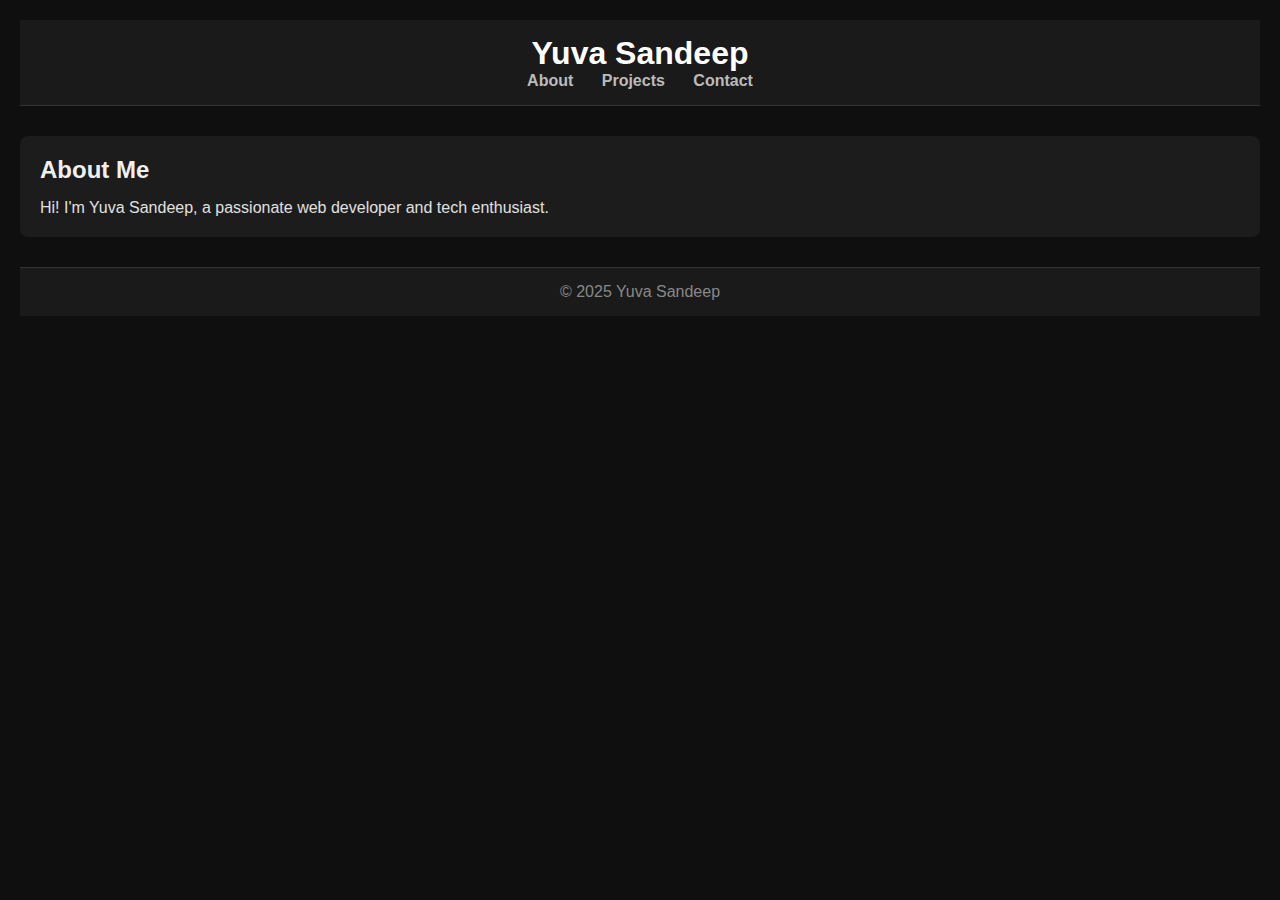
<file: index.html>
<!DOCTYPE html>
<html lang="en">
<head>
  <meta charset="UTF-8" />
  <meta name="viewport" content="width=device-width, initial-scale=1.0"/>
  <title>Yuva Sandeep | Portfolio</title>
  <link rel="stylesheet" href="style.css"/>
</head>
<body>
  <header>
    <h1>Yuva Sandeep</h1>
    <nav>
      <a href="index.html">About</a>
      <a href="projects.html">Projects</a>
      <a href="contact.html">Contact</a>
    </nav>
  </header>

  <section class="about">
    <h2>About Me</h2>
    <p>Hi! I'm Yuva Sandeep, a passionate web developer and tech enthusiast.</p>
  </section>

  <footer>
    <p>&copy; 2025 Yuva Sandeep</p>
  </footer>
</body>
</html>
</file>
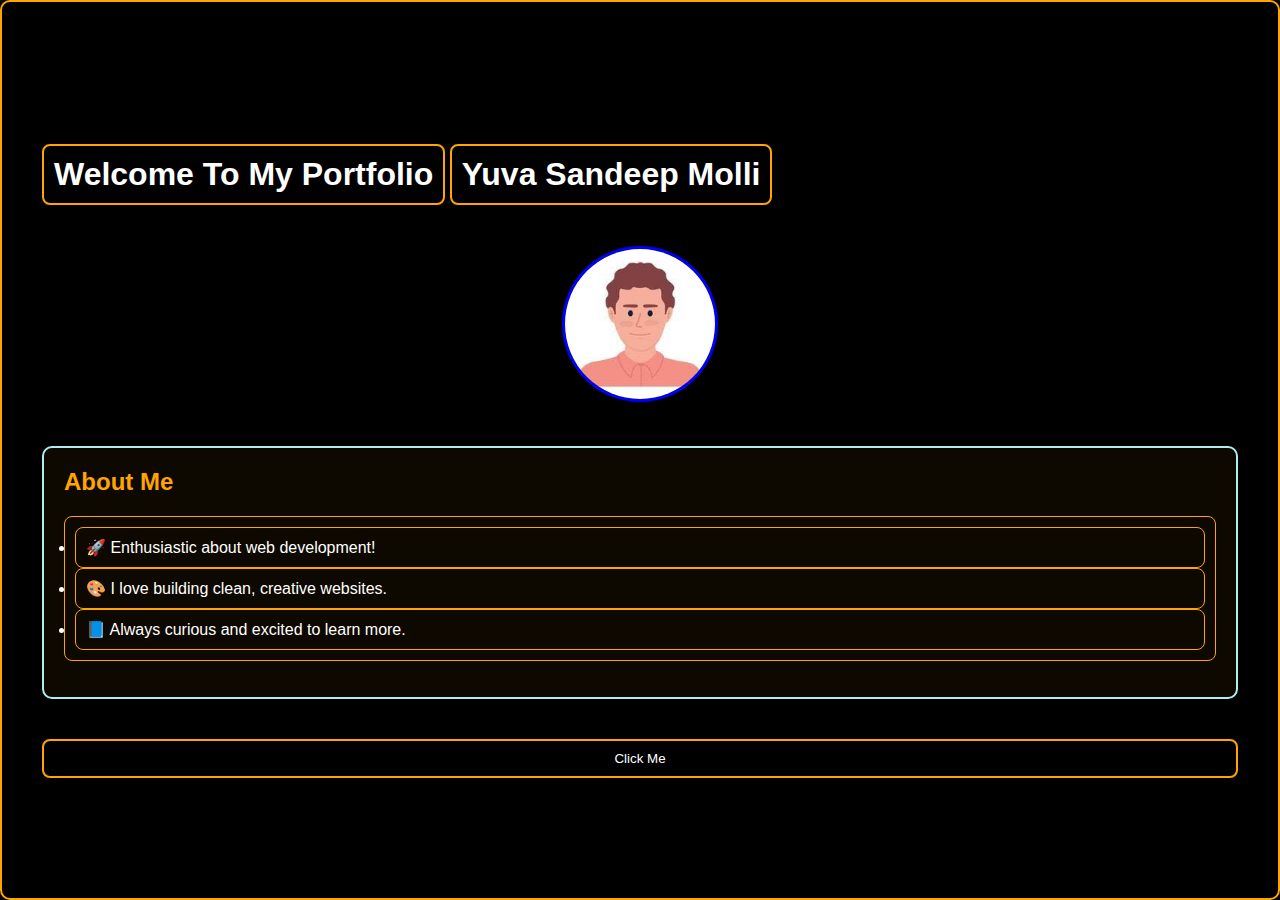
<file: Task1/index.html>
<!DOCTYPE html>
<html lang="en">
<head>
  <meta charset="UTF-8" />
  <meta name="viewport" content="width=device-width, initial-scale=1.0"/>
  <title>My Portfolio</title>
  <link rel="stylesheet" href="style.css" />
</head>
<body>
  <main class="container">
    <section class="page" id="page1">
        
            
        
      <header>
        <h1>Welcome To My Portfolio</h1>
        <h1>Yuva Sandeep Molli</h1>
      </header>

      <div class="profile">
        <img src="your-photo.jpg" alt="My Photo" class="profile-pic" />
      </div>

      <div class="about">
        <h2>About Me</h2>
        <ul>
          <li>🚀 Enthusiastic about web development!</li>
          <li>🎨 I love building clean, creative websites.</li>
          <li>📘 Always curious and excited to learn more.</li>
        </ul>
      </div>

    

      <button onclick="showAlert()">Click Me</button>
    </section>


    <section class="page" id="page2">
  <h2>My Projects</h2>
  <div class="projects">
    <a href="about:blank" target="_blank">Project 1</a>
    <a href="about:blank" target="_blank">Project 2</a>
    <a href="about:blank" target="_blank">Project 3</a>
  </div>
</section>


  </main>

  <script src="script.js"></script>
</body>
</html>
</file>
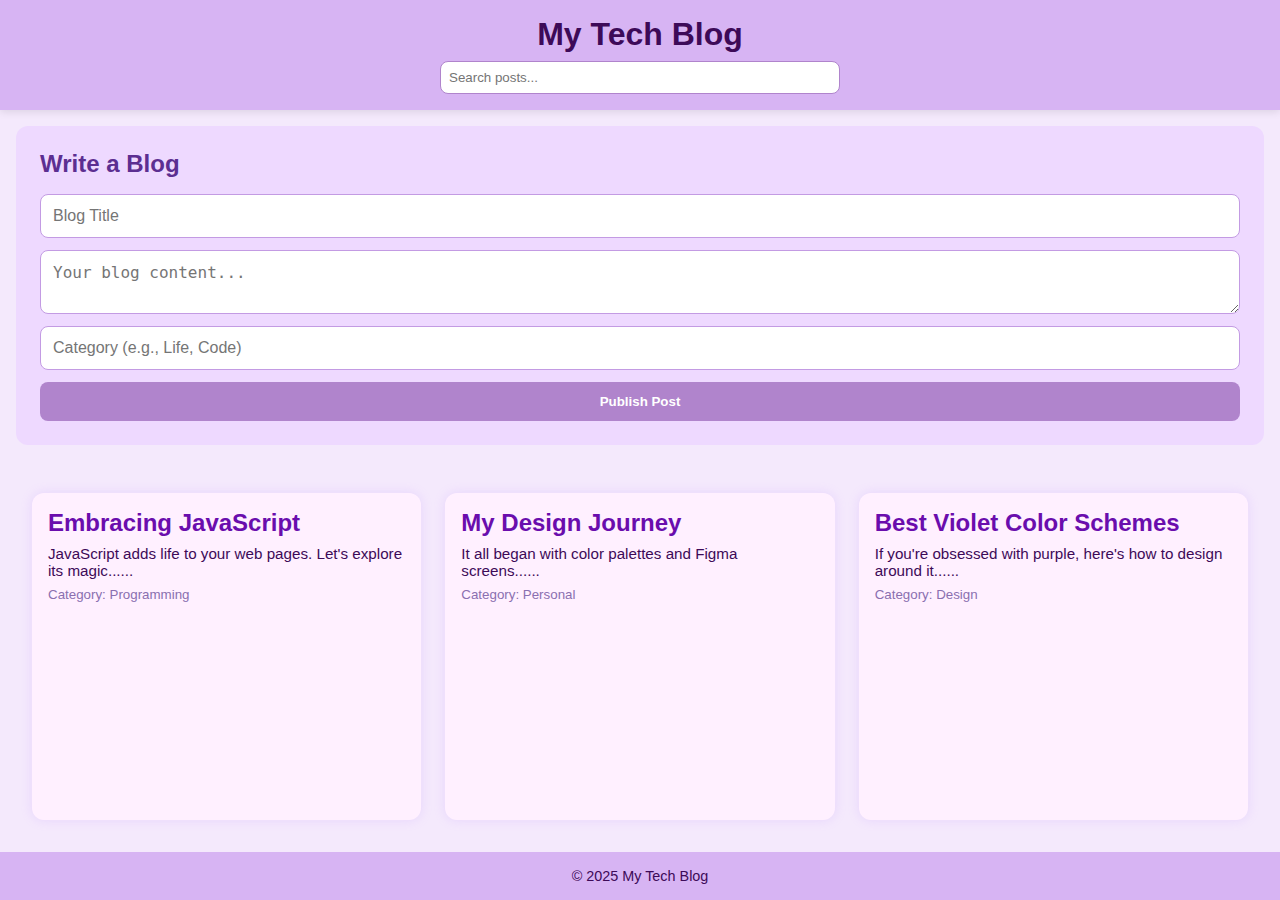
<file: Task5/index.html>
<!DOCTYPE html>
<html lang="en">
<head>
  <meta charset="UTF-8" />
  <meta name="viewport" content="width=device-width, initial-scale=1.0"/>
  <title>My Tech Blog </title>
  <link rel="stylesheet" href="style.css" />
</head>
<body>
  <header>
    <h1>My Tech Blog</h1>
    <input type="text" id="search" placeholder="Search posts..." />
  </header>

  <section id="new-post">
    <h2>Write a Blog</h2>
    <form id="post-form">
      <input type="text" id="title" placeholder="Blog Title" required />
      <textarea id="content" placeholder="Your blog content..." required></textarea>
      <input type="text" id="category" placeholder="Category (e.g., Life, Code)" required />
      <button type="submit">Publish Post</button>
    </form>
  </section>

  <main id="blog-list">
    <!-- Blog posts will appear here -->
  </main>

  <footer>
    <p>&copy; 2025 My Tech Blog</p>
  </footer>

  <script src="javas.js"></script>
</body>
</html>
</file>
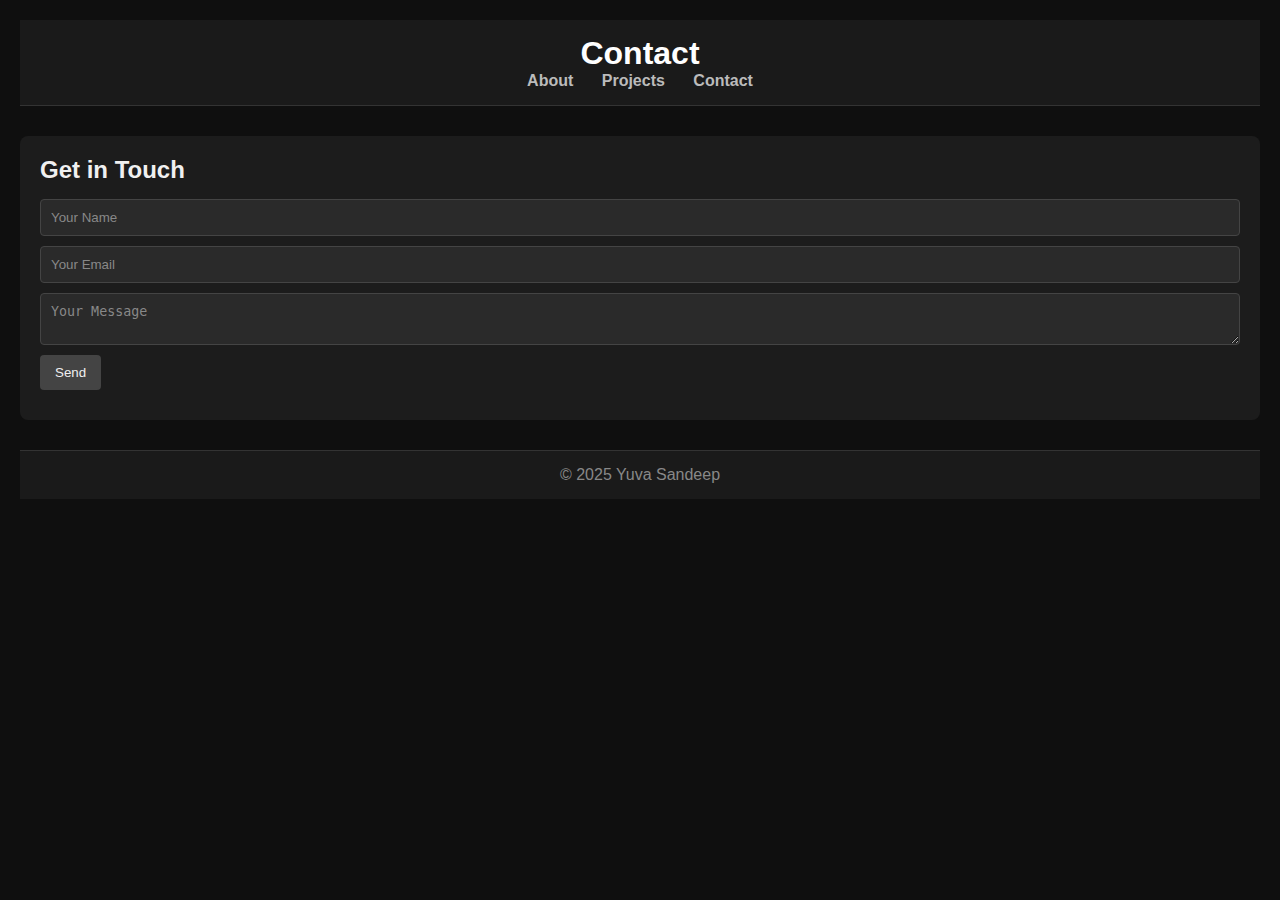
<file: Contact.html>
<!DOCTYPE html>
<html lang="en">
<head>
  <meta charset="UTF-8"/>
  <meta name="viewport" content="width=device-width, initial-scale=1.0"/>
  <title>Contact Me</title>
  <link rel="stylesheet" href="style.css"/>
</head>
<body>
  <header>
    <h1>Contact</h1>
    <nav>
      <a href="index.html">About</a>
      <a href="projects.html">Projects</a>
      <a href="contact.html">Contact</a>
    </nav>
  </header>

  <section class="contact">
    <h2>Get in Touch</h2>
    <form id="contactForm">
      <input type="text" id="name" placeholder="Your Name" required/>
      <input type="email" id="email" placeholder="Your Email" required/>
      <textarea id="message" placeholder="Your Message" required></textarea>
      <button type="submit">Send</button>
    </form>
    <p id="formMessage"></p>
  </section>

  <footer>
    <p>&copy; 2025 Yuva Sandeep</p>
  </footer>

  <script src="script.js"></script>
</body>
</html>
</file>
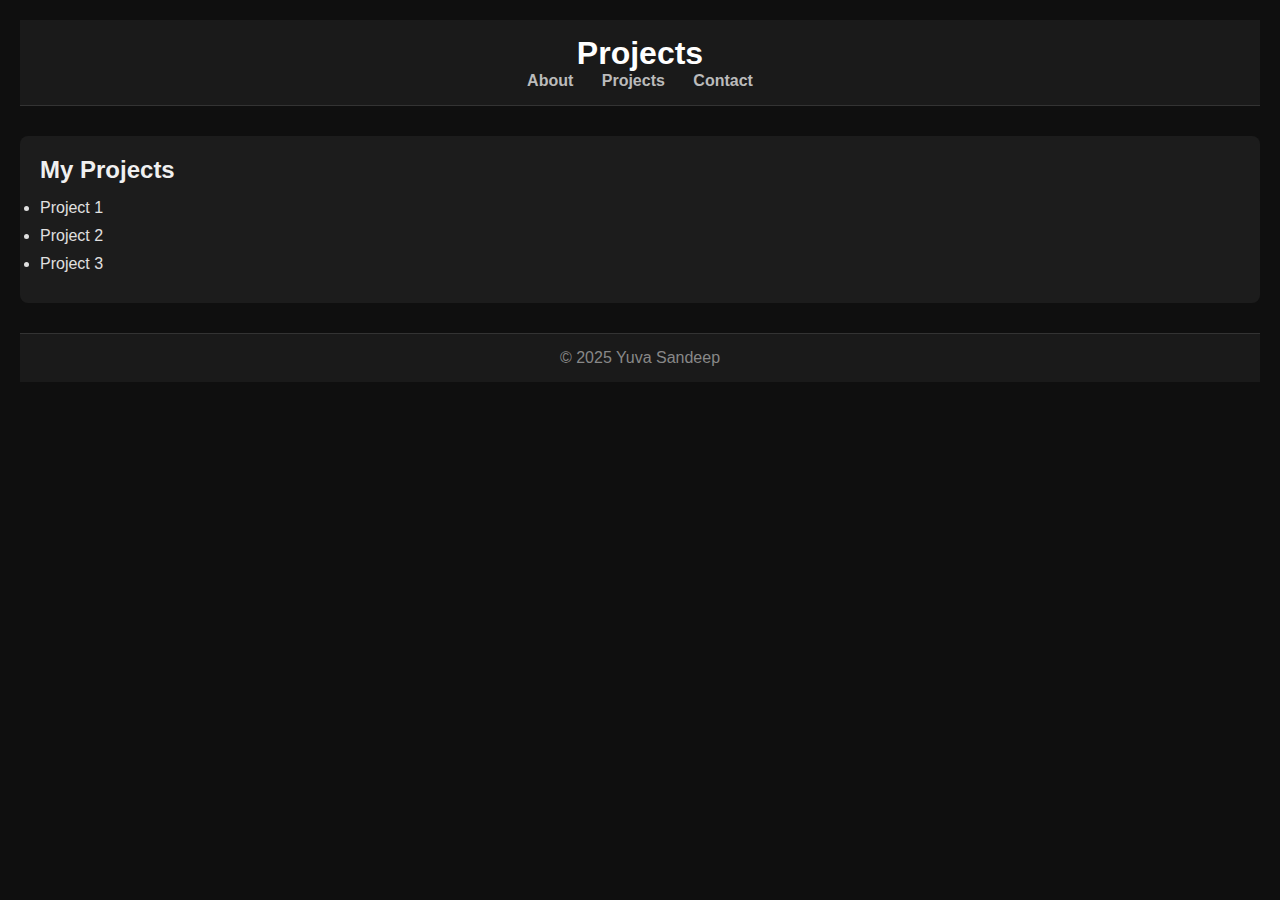
<file: projects.html>
<!DOCTYPE html>
<html lang="en">
<head>
  <meta charset="UTF-8" />
  <meta name="viewport" content="width=device-width, initial-scale=1.0"/>
  <title>Projects</title>
  <link rel="stylesheet" href="style.css"/>
</head>
<body>
  <header>
    <h1>Projects</h1>
    <nav>
      <a href="index.html">About</a>
      <a href="projects.html">Projects</a>
      <a href="contact.html">Contact</a>
    </nav>
  </header>

  <section class="projects">
    <h2>My Projects</h2>
    <ul>
      <li>Project 1</li>
      <li>Project 2</li>
      <li>Project 3</li>
    </ul>
  </section>

  <footer>
    <p>&copy; 2025 Yuva Sandeep</p>
  </footer>
</body>
</html>
</file>
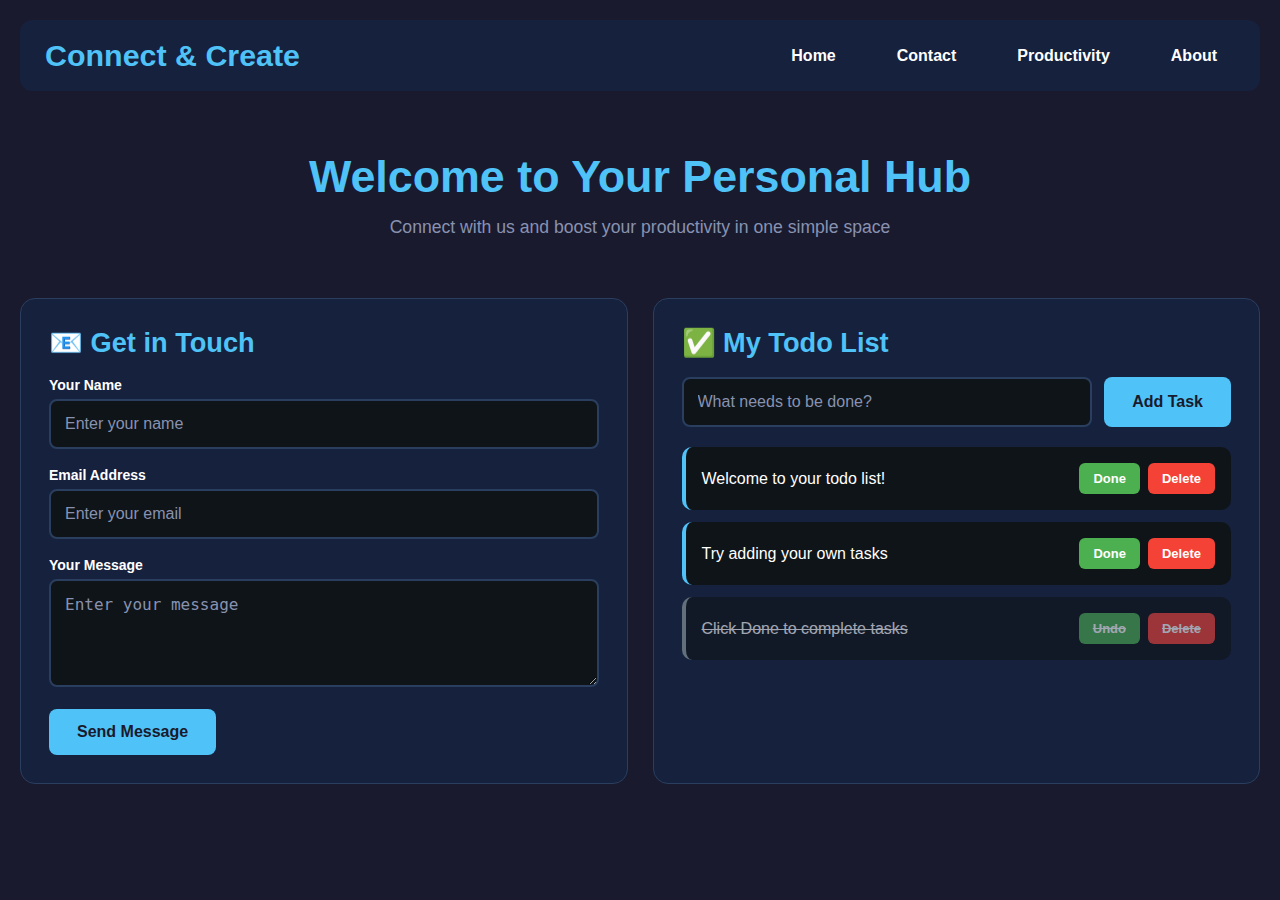
<file: task2.html>
<!DOCTYPE html>
<html lang="en">
<head>
    <meta charset="UTF-8">
    <meta name="viewport" content="width=device-width, initial-scale=1.0">
    <title>Connect & Create</title>
    <style>
    * {
     margin: 0;
    padding: 0;
      box-sizing: border-box;
        }

        body {
            font-family: 'Segoe UI', Tahoma, Geneva, Verdana, sans-serif;
            background: #1a1a2e;
            color: #ffffff;
            min-height: 100vh;
        }

        .main-container {
            max-width: 1400px;
            margin: 0 auto;
            padding: 20px;
        }

        .header-nav {
            display: flex;
            justify-content: space-between;
            align-items: center;
            background: #16213e;
            border-radius: 12px;
            padding: 18px 25px;
            margin-bottom: 25px;
        }

        .logo-text {
            font-size: 1.9rem;
            font-weight: bold;
            color: #4fc3f7;
        }

        .nav-menu {
            display: flex;
            gap: 25px;
            list-style: none;
        }

        .nav-menu a {
            text-decoration: none;
            color: #ffffff;
            font-weight: 600;
            padding: 12px 18px;
            border-radius: 8px;
        }

        .grid-container {
            display: grid;
            grid-template-columns: 1fr 1fr;
            gap: 25px;
            margin-bottom: 30px;
        }

        .section-card {
            background: #16213e;
            border-radius: 15px;
            padding: 28px;
            border: 1px solid #2a3f5f;
        }

        .section-card h2 {
            margin-bottom: 18px;
            color: #4fc3f7;
            font-size: 1.7rem;
        }

        .form-field {
            margin-bottom: 18px;
        }

        .form-field label {
            display: block;
            margin-bottom: 6px;
            font-weight: 600;
            color: #ffffff;
            font-size: 14px;
        }

        .form-field input,
        .form-field textarea {
            width: 100%;
            padding: 14px;
            border: 2px solid #2a3f5f;
            border-radius: 8px;
            font-size: 16px;
            background: #0f1419;
            color: #ffffff;
        }

        .form-field input::placeholder,
        .form-field textarea::placeholder {
            color: #8892b0;
        }

        .error-text {
            color: #ff6b6b;
            font-size: 13px;
            margin-top: 4px;
            display: none;
        }

        .submit-btn {
            background: #4fc3f7;
            color: #1a1a2e;
            border: none;
            padding: 14px 28px;
            border-radius: 8px;
            font-size: 16px;
            font-weight: 600;
            cursor: pointer;
        }

        .todo-input-area {
            display: flex;
            gap: 12px;
            margin-bottom: 20px;
        }

        .todo-input-area input {
            flex: 1;
            padding: 14px;
            border: 2px solid #2a3f5f;
            border-radius: 8px;
            font-size: 16px;
            background: #0f1419;
            color: #ffffff;
        }

        .todo-input-area input::placeholder {
            color: #8892b0;
        }

        .task-item {
            display: flex;
            align-items: center;
            justify-content: space-between;
            padding: 16px;
            margin-bottom: 12px;
            background: #0f1419;
            border-radius: 10px;
            border-left: 4px solid #4fc3f7;
        }

        .task-item.done {
            opacity: 0.6;
            text-decoration: line-through;
            border-left-color: #95a5a6;
        }

        .task-buttons {
            display: flex;
            gap: 8px;
        }

        .small-button {
            padding: 8px 14px;
            font-size: 13px;
            border-radius: 6px;
            border: none;
            cursor: pointer;
            font-weight: 600;
        }

        .done-btn {
            background: #4caf50;
            color: white;
        }

        .delete-btn {
            background: #f44336;
            color: white;
        }

        .hero-area {
            text-align: center;
            padding: 35px 0;
            color: white;
        }

        .hero-area h1 {
            font-size: 2.8rem;
            margin-bottom: 15px;
            color: #4fc3f7;
            font-weight: 700;
        }

        .hero-area p {
            font-size: 1.1rem;
            margin-bottom: 25px;
            color: #8892b0;
        }

        .success-msg {
            background: #4caf50;
            color: white;
            padding: 16px;
            border-radius: 8px;
            margin-top: 15px;
            display: none;
        }

        @media (max-width: 768px) {
            .nav-menu {
                display: none;
            }

            .grid-container {
                grid-template-columns: 1fr;
                gap: 20px;
            }

            .hero-area h1 {
                font-size: 2.2rem;
            }

            .hero-area p {
                font-size: 1rem;
            }

            .section-card {
                padding: 22px;
            }

            .todo-input-area {
                flex-direction: column;
            }
        }

        @media (max-width: 480px) {
            .main-container {
                padding: 15px;
            }

            .header-nav {
                padding: 15px 20px;
            }

            .logo-text {
                font-size: 1.5rem;
            }

            .hero-area h1 {
                font-size: 1.9rem;
            }
        }
    </style>
</head>

<body>
    <div class="main-container">
        <nav class="header-nav">
            <div class="logo-text">Connect & Create</div>
            <ul class="nav-menu">
                <li><a href="#home">Home</a></li>
                <li><a href="#contact">Contact</a></li>
                <li><a href="#productivity">Productivity</a></li>
                <li><a href="#about">About</a></li>
            </ul>
        </nav>

        <section class="hero-area">
            <h1>Welcome to Your Personal Hub</h1>
            <p>Connect with us and boost your productivity in one simple space</p>
        </section>

        <div class="grid-container">
            <div class="section-card">
                <h2>📧 Get in Touch</h2>
                <form id="contactForm">
                    <div class="form-field">
                        <label for="name">Your Name</label>
                        <input type="text" id="name" name="name" placeholder="Enter your name" required>
                        <div class="error-text" id="nameError">Please enter your name</div>
                    </div>

                    <div class="form-field">
                        <label for="email">Email Address</label>
                        <input type="email" id="email" name="email" placeholder="Enter your email" required>
                        <div class="error-text" id="emailError">Please enter a valid email address</div>
                    </div>

                    <div class="form-field">
                        <label for="message">Your Message</label>
                        <textarea id="message" name="message" rows="4" placeholder="Enter your message" required></textarea>
                        <div class="error-text" id="messageError">Please enter your message</div>
                    </div>

                    <button type="submit" class="submit-btn">Send Message</button>
                </form>
                <div class="success-msg" id="successMessage">
                    Thank you! Your message has been sent successfully!
                </div>
            </div>

            <div class="section-card">
                <h2>✅ My Todo List</h2>
                <div class="todo-input-area">
                    <input type="text" id="todoInput" placeholder="What needs to be done?">
                    <button onclick="addTask()" class="submit-btn">Add Task</button>
                </div>
                <div id="todoList"></div>
            </div>
        </div>
    </div>

    <script>
        document.getElementById('contactForm').addEventListener('submit', function(e) {
            e.preventDefault();
            
            var name = document.getElementById('name').value;
            var email = document.getElementById('email').value;
            var message = document.getElementById('message').value;
            var valid = true;
            
            document.getElementById('nameError').style.display = 'none';
            document.getElementById('emailError').style.display = 'none';
            document.getElementById('messageError').style.display = 'none';
            
            if (name === '') {
                document.getElementById('nameError').style.display = 'block';
                valid = false;
            }
            
            if (email === '' || !email.includes('@')) {
                document.getElementById('emailError').style.display = 'block';
                valid = false;
            }
            
            if (message === '') {
                document.getElementById('messageError').style.display = 'block';
                valid = false;
            }
            
            if (valid) {
                document.getElementById('successMessage').style.display = 'block';
                this.reset();
                setTimeout(function() {
                    document.getElementById('successMessage').style.display = 'none';
                }, 3000);
            }
        });

        var tasks = [];
        var taskId = 1;
        
        function addTask() {
            var input = document.getElementById('todoInput');
            var text = input.value.trim();
            
            if (text !== '') {
                tasks.push({
                    id: taskId,
                    text: text,
                    completed: false
                });
                taskId++;
                input.value = '';
                showTasks();
            }
        }
        
        function toggleTask(id) {
            for (var i = 0; i < tasks.length; i++) {
                if (tasks[i].id === id) {
                    tasks[i].completed = !tasks[i].completed;
                    break;
                }
            }
            showTasks();
        }
        
        function deleteTask(id) {
            var newTasks = [];
            for (var i = 0; i < tasks.length; i++) {
                if (tasks[i].id !== id) {
                    newTasks.push(tasks[i]);
                }
            }
            tasks = newTasks;
            showTasks();
        }
        
        function showTasks() {
            var container = document.getElementById('todoList');
            container.innerHTML = '';
            
            for (var i = 0; i < tasks.length; i++) {
                var task = tasks[i];
                var taskDiv = document.createElement('div');
                taskDiv.className = 'task-item';
                
                if (task.completed) {
                    taskDiv.className += ' done';
                }
                
                taskDiv.innerHTML = 
                    '<span>' + task.text + '</span>' +
                    '<div class="task-buttons">' +
                        '<button onclick="toggleTask(' + task.id + ')" class="small-button done-btn">' +
                            (task.completed ? 'Undo' : 'Done') +
                        '</button>' +
                        '<button onclick="deleteTask(' + task.id + ')" class="small-button delete-btn">' +
                            'Delete' +
                        '</button>' +
                    '</div>';
                
                container.appendChild(taskDiv);
            }
        }
        
        document.getElementById('todoInput').addEventListener('keypress', function(e) {
            if (e.key === 'Enter') {
                addTask();
            }
        });
        
        tasks = [
            { id: taskId++, text: 'Welcome to your todo list!', completed: false },
            { id: taskId++, text: 'Try adding your own tasks', completed: false },
            { id: taskId++, text: 'Click Done to complete tasks', completed: true }
        ];
        showTasks();
   </script>
</body>
</html>
</file>
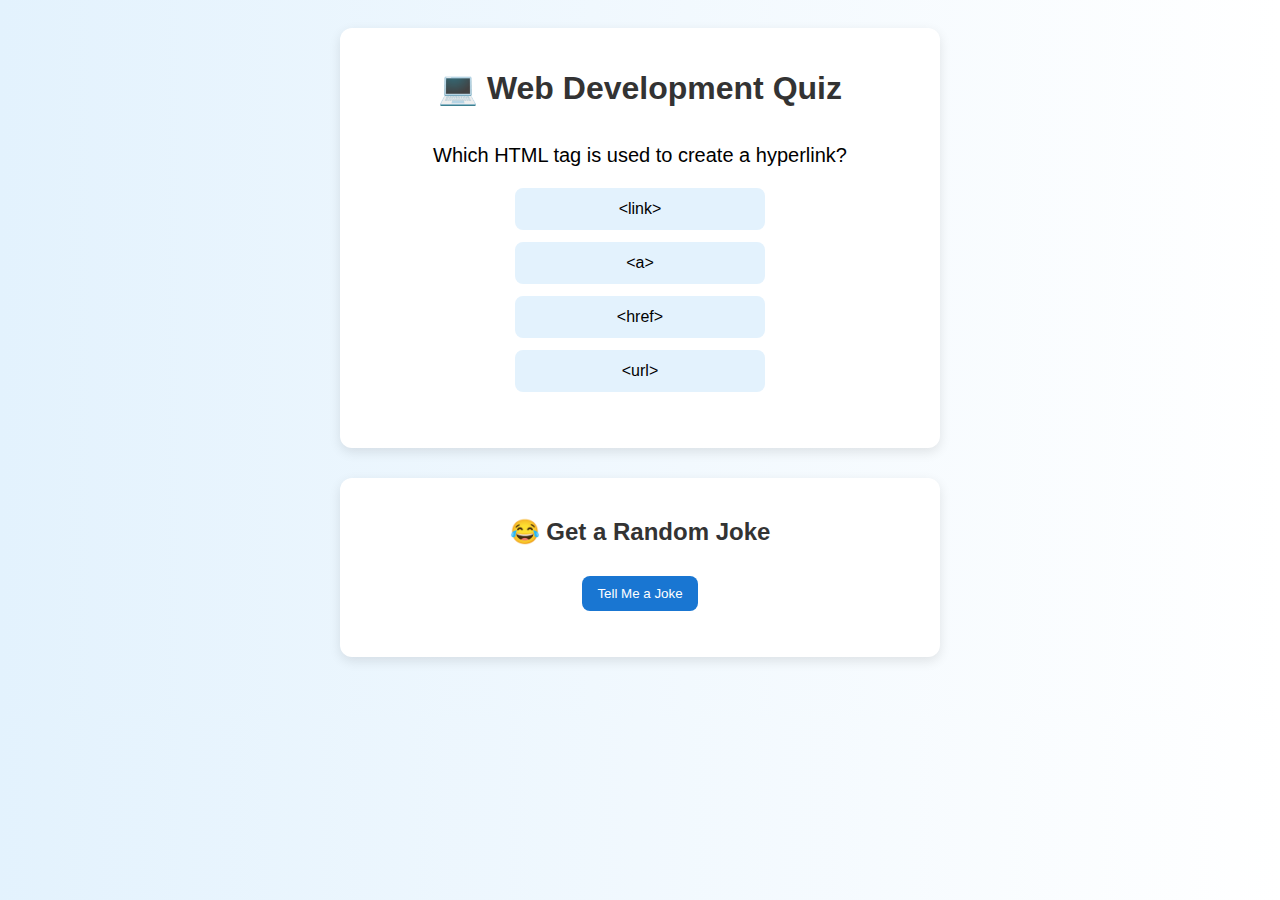
<file: task3.html>
<!DOCTYPE html>
<html lang="en">
<head>
  <meta charset="UTF-8" />
  <meta name="viewport" content="width=device-width, initial-scale=1.0"/>
  <title>QuizBox</title>
  <style>
    * { box-sizing: border-box; }

    body {
      font-family: 'Segoe UI', sans-serif;
      background: linear-gradient(to right, #e3f2fd, #fff);
      padding: 20px;
      display: flex;
      flex-direction: column;
      align-items: center;
    }

    .container {
      background-color: #ffffff;
      border-radius: 12px;
      padding: 20px;
      margin-bottom: 30px;
      width: 100%;
      max-width: 600px;
      box-shadow: 0 4px 12px rgba(0,0,0,0.1);
      display: flex;
      flex-direction: column;
      align-items: center; 
    }

    h1, h2 {
      text-align: center;
      color: #333;
    }

    .question {
      font-size: 20px;
      margin: 15px 0;
      text-align: center;
    }

    .options button {
      width: 100%;
      padding: 12px;
      margin: 6px 0;
      font-size: 16px;
      border: none;
      border-radius: 8px;
      background-color: #e3f2fd;
      cursor: pointer;
      transition: background 0.3s;
    }

    .options button:hover {
      background-color: #bbdefb;
    }

    #result, #score {
      text-align: center;
      font-weight: bold;
      margin-top: 15px;
    }

    #play-again {
      display: none;
      margin-top: 20px;
      padding: 10px 20px;
      background-color: #4caf50;
      color: white;
      border: none;
      border-radius: 8px;
      cursor: pointer;
      align-self: center;
    }

    .joke-section {
      display: flex;
      flex-direction: column;
      align-items: center;
      text-align: center;
    }

    .joke-section button {
      margin-top: 10px;
      padding: 10px 15px;
      background-color: #1976d2;
      color: white;
      border: none;
      border-radius: 8px;
      cursor: pointer;
    }

    .joke-section p {
      margin-top: 10px;
      font-size: 16px;
    }

    @media (max-width: 600px) {
      .question {
        font-size: 18px;
      }

      .options button {
        font-size: 15px;
        padding: 10px;
      }

      h1 {
        font-size: 24px;
      }
    }
  </style>
</head>
<body>

  <div class="container" id="quizBox">
    <h1>💻 Web Development Quiz</h1>
    <div class="question" id="question">Loading...</div>
    <div class="options" id="options"></div>
    <div id="result"></div>
    <div id="score"></div>
    <button id="play-again" onclick="restartQuiz()">🔁 Play Again</button>
  </div>

  <div class="container joke-section">
    <h2>😂 Get a Random Joke</h2>
    <button onclick="getJoke()">Tell Me a Joke</button>
    <p id="jokeText"></p>
  </div>

  <script>
    const questions = [
      {
        text: "Which HTML tag is used to create a hyperlink?",
        options: ["<link>", "<a>", "<href>", "<url>"],
        answer: "<a>"
      },
      {
        text: "Which CSS property controls the text size?",
        options: ["font-weight", "text-style", "font-size", "text-align"],
        answer: "font-size"
      },
      {
        text: "Which of these is a JavaScript framework?",
        options: ["Laravel", "Django", "React", "Flask"],
        answer: "React"
      },
      {
        text: "What does CSS stand for?",
        options: ["Color Style Sheets", "Creative Style Sheets", "Cascading Style Sheets", "Computer Styled Sections"],
        answer: "Cascading Style Sheets"
      },
      {
        text: "Which tag is used to include JavaScript in HTML?",
        options: ["<style>", "<script>", "<js>", "<code>"],
        answer: "<script>"
      }
    ];

    let currentQuestion = 0;
    let score = 0;

    function loadQuestion() {
      const q = questions[currentQuestion];
      document.getElementById("question").innerText = q.text;
      const optionsDiv = document.getElementById("options");
      optionsDiv.innerHTML = "";
      document.getElementById("result").innerText = "";

      q.options.forEach(option => {
        const btn = document.createElement("button");
        btn.innerText = option;
        btn.onclick = () => checkAnswer(option);
        optionsDiv.appendChild(btn);
      });
    }

    function checkAnswer(selected) {
      const correct = questions[currentQuestion].answer;
      const resultDiv = document.getElementById("result");

      if (selected === correct) {
        resultDiv.innerText = "✅ Correct!";
        resultDiv.style.color = "green";
        score++;
      } else {
        resultDiv.innerText = `❌ Incorrect! Correct answer: ${correct}`;
        resultDiv.style.color = "red";
      }

      setTimeout(() => {
        currentQuestion++;
        if (currentQuestion < questions.length) {
          loadQuestion();
        } else {
          showScore();
        }
      }, 1000);
    }

    function showScore() {
      document.getElementById("question").style.display = "none";
      document.getElementById("options").style.display = "none";
      document.getElementById("result").style.display = "none";
      document.getElementById("score").innerText = `🎉 You scored ${score} out of ${questions.length}!`;
      document.getElementById("play-again").style.display = "inline-block";
    }

    function restartQuiz() {
      currentQuestion = 0;
      score = 0;
      document.getElementById("score").innerText = "";
      document.getElementById("result").innerText = "";
      document.getElementById("result").style.display = "block";
      document.getElementById("play-again").style.display = "none";
      document.getElementById("question").style.display = "block";
      document.getElementById("options").style.display = "block";
      loadQuestion();
    }

    function getJoke() {
      fetch('https://icanhazdadjoke.com/', {
        headers: { Accept: 'application/json' }
      })
      .then(response => response.json())
      .then(data => {
        document.getElementById("jokeText").innerText = data.joke;
      })
      .catch(() => {
        document.getElementById("jokeText").innerText = "Couldn't fetch a joke. Try again!";
      });
    }

    loadQuestion();
  </script>

</body>
</html>
</file>
<file: style.css>
* {
  margin: 0;
  padding: 0;
  box-sizing: border-box;
}

body {
  font-family: Arial, sans-serif;
  background-color: #0f0f0f;  
  color: #e0e0e0;            
  padding: 20px;
}

header {
  background: #1a1a1a;        
  padding: 15px;
  text-align: center;
  border-bottom: 1px solid #333;
}

header h1 {
  color: #ffffff;
}

nav a {
  margin: 0 12px;
  color: #bbbbbb;
  text-decoration: none;
  font-weight: bold;
  transition: color 0.3s;
}

nav a:hover {
  color: #ffffff;
}

section {
  margin: 30px 0;
  padding: 20px;
  background-color: #1c1c1c;  
  border-radius: 8px;
}

h2 {
  color: #f0f0f0;
  margin-bottom: 15px;
}

ul li {
  margin: 10px 0;
}

footer {
  text-align: center;
  padding: 15px;
  background: #1a1a1a;
  color: #888;
  border-top: 1px solid #333;
}

form input,
form textarea {
  display: block;
  width: 100%;
  margin: 10px 0;
  padding: 10px;
  background-color: #2a2a2a;
  color: #eee;
  border: 1px solid #444;
  border-radius: 4px;
}

form input::placeholder,
form textarea::placeholder {
  color: #888;
}

button {
  padding: 10px 15px;
  background: #444;
  color: #f0f0f0;
  border: none;
  border-radius: 4px;
  cursor: pointer;
  transition: background 0.3s;
}

button:hover {
  background: #666;
}

#formMessage {
  margin-top: 10px;
  font-weight: bold;
  color: #aaa;
}
</file>
<file: Task1/style.css>
body, html {
  margin: 0;
  padding: 0;
  font-family: Arial, sans-serif;
  background-color: black;
  color: white;
  height: 100%;
  overflow: hidden;
}

.container {
  height: 100vh;
  overflow-y: scroll;
  scroll-snap-type: y mandatory;
}


.page {
  height: 100vh;
  scroll-snap-align: start;
  padding: 40px;
  box-sizing: border-box;
  border: 2px solid orange;
  border-radius: 10px;
  display: flex;
  flex-direction: column;
  justify-content: center;
}




header h1 {
  color: white;
  border: 2px solid orange;
  padding: 10px;
  display: inline-block;
  border-radius: 8px;
  transition: transform 0.3s ease;
}
header h1:hover {
  transform: scale(1.05);
}


.profile {
  margin: 20px 0;
  text-align: center;
}
.profile-pic {
  width: 150px;
  height: 150px;
  border-radius: 50%;
  border: 3px solid blue;
  object-fit: cover;
  transition: transform 0.3s ease;
}
.profile-pic:hover {
  transform: scale(1.1);
}


.about {
  margin: 20px 0;
  padding: 20px;
  border: 2px solid paleturquoise;
  border-radius: 10px;
  background-color: rgba(255, 165, 0, 0.05);
  transition: background-color 0.3s ease;
}
.about:hover {
  background-color: rgba(255, 165, 0, 0.2);
}
.about h2 {
  margin-top: 0;
  color: orange;
}


ul, p, li {
  border: 1px solid orange;
  padding: 10px;
  border-radius: 8px;
  transition: background-color 0.3s ease;
}
li:hover, p:hover {
  background-color: rgba(255, 165, 0, 0.2);
}


button {
  margin-top: 20px;
  padding: 10px 20px;
  background-color: black;
  color: white;
  border: 2px solid orange;
  border-radius: 8px;
  cursor: pointer;
  transition: background-color 0.3s ease, transform 0.3s ease;
}
button:hover {
  background-color: orange;
  color: black;
  transform: scale(1.05);
}


.projects {
  display: flex;
  flex-direction: column;
  gap: 10px;
}
.projects a {
  text-decoration: none;
  color: white;
  border: 2px solid orange;
  border-radius: 8px;
  padding: 10px;
  transition: background-color 0.3s ease;
}
.projects a:hover {
  background-color: orange;
  color: black;
}
</file>
<file: Task5/style.css>
* {
  box-sizing: border-box;
  margin: 0;
  padding: 0;
}

body {
  font-family: 'Segoe UI', sans-serif;
  background-color: #f4e9fc; /* Light violet */
  color: #3d0a58;
  min-height: 100vh;
  display: flex;
  flex-direction: column;
}

header {
  background-color: #d7b4f3;
  padding: 1rem;
  text-align: center;
  box-shadow: 0 2px 8px rgba(0, 0, 0, 0.1);
}

header h1 {
  margin-bottom: 0.5rem;
}

#search {
  padding: 0.5rem;
  width: 80%;
  max-width: 400px;
  border: 1px solid #b084cc;
  border-radius: 8px;
  outline: none;
}

/* New Post Form */
#new-post {
  background: #eed9ff;
  padding: 1.5rem;
  margin: 1rem;
  border-radius: 12px;
}

#new-post h2 {
  margin-bottom: 1rem;
  color: #5c2e91;
}

#post-form {
  display: flex;
  flex-direction: column;
  gap: 0.75rem;
}

#post-form input,
#post-form textarea {
  padding: 0.75rem;
  border: 1px solid #c39be3;
  border-radius: 8px;
  font-size: 1rem;
  background-color: #fff;
}

#post-form button {
  background: #b084cc;
  color: white;
  border: none;
  padding: 0.75rem;
  border-radius: 8px;
  cursor: pointer;
  font-weight: bold;
  transition: background 0.3s;
}

#post-form button:hover {
  background: #9a6fd3;
}

/* Blog Grid */
main {
  padding: 2rem;
  display: grid;
  grid-template-columns: repeat(auto-fit, minmax(250px, 1fr));
  gap: 1.5rem;
  flex-grow: 1;
}

.card {
  background-color: #fff0ff;
  padding: 1rem;
  border-radius: 12px;
  box-shadow: 0 0 12px rgba(186, 130, 255, 0.2);
  transition: transform 0.2s;
}

.card:hover {
  transform: translateY(-5px);
}

.card h2 {
  margin-bottom: 0.5rem;
  color: #6a0dad;
}

.card p {
  font-size: 0.95rem;
}

.card small {
  display: block;
  margin-top: 0.5rem;
  color: #8a6fb0;
}

footer {
  background-color: #d7b4f3;
  text-align: center;
  padding: 1rem;
  font-size: 0.9rem;
  color: #3d0a58;
}
</file>
